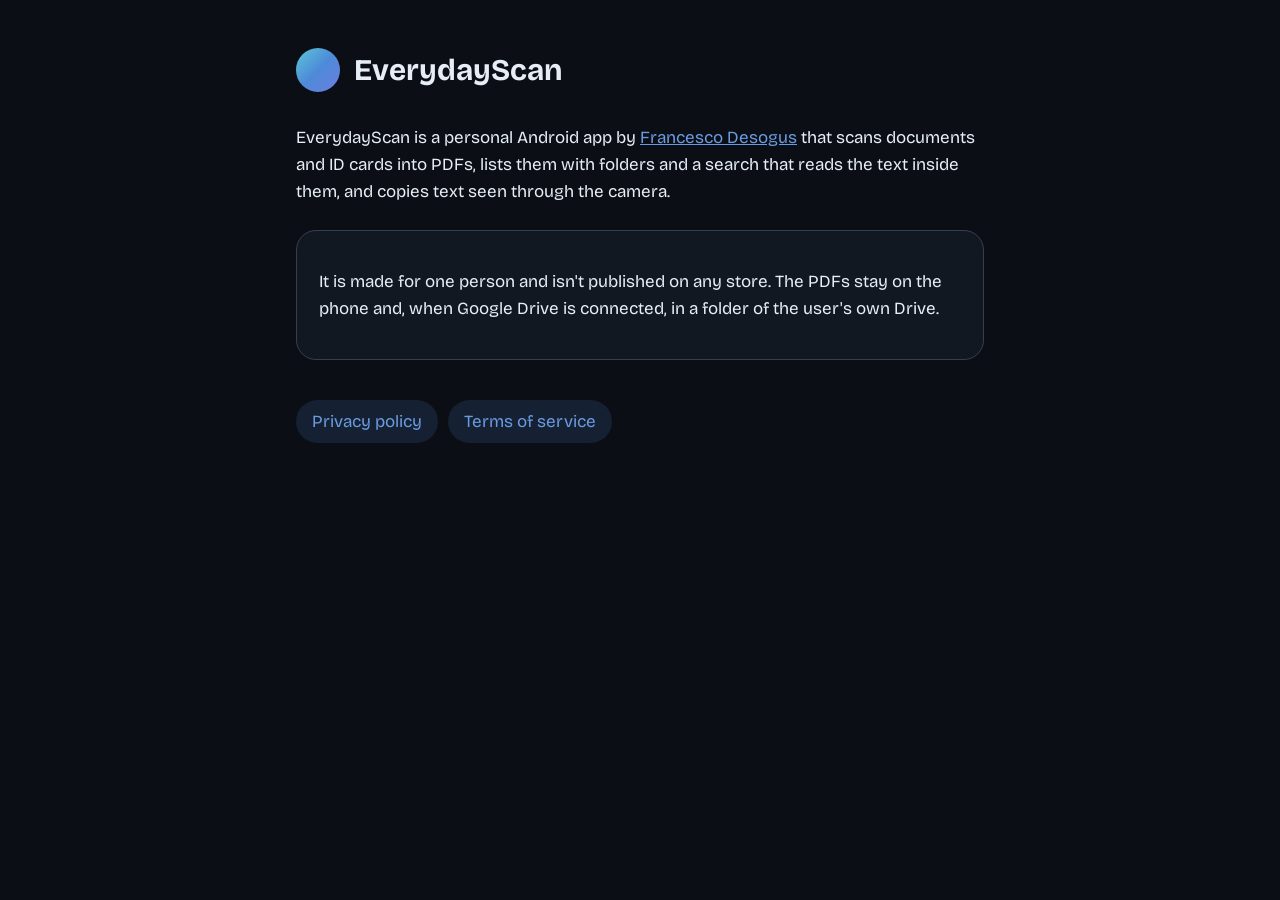
<file: index.html>
<!doctype html>
<html lang="en">
<head>
    <meta charset="utf-8">
    <meta name="viewport" content="width=device-width, initial-scale=1">
    <title>EverydayScan</title>
    <link rel="preconnect" href="https://fonts.googleapis.com">
    <link href="https://fonts.googleapis.com/css2?family=Bricolage+Grotesque:wght@400;600&display=swap" rel="stylesheet">
    <link rel="stylesheet" href="style.css">
</head>
<body>
<main>
    <header>
        <div class="mark" aria-hidden="true"></div>
        <h1>EverydayScan</h1>
    </header>

    <p>EverydayScan is a personal Android app by <a href="https://github.com/FrancescoDesogus">Francesco Desogus</a> that scans documents and ID cards into PDFs, lists them with folders and a search that reads the text inside them, and copies text seen through the camera.</p>

    <div class="card">
        <p>It is made for one person and isn't published on any store. The PDFs stay on the phone and, when Google Drive is connected, in a folder of the user's own Drive.</p>
    </div>

    <nav>
        <a href="privacy.html">Privacy policy</a>
        <a href="terms.html">Terms of service</a>
    </nav>
</main>
</body>
</html>
</file>
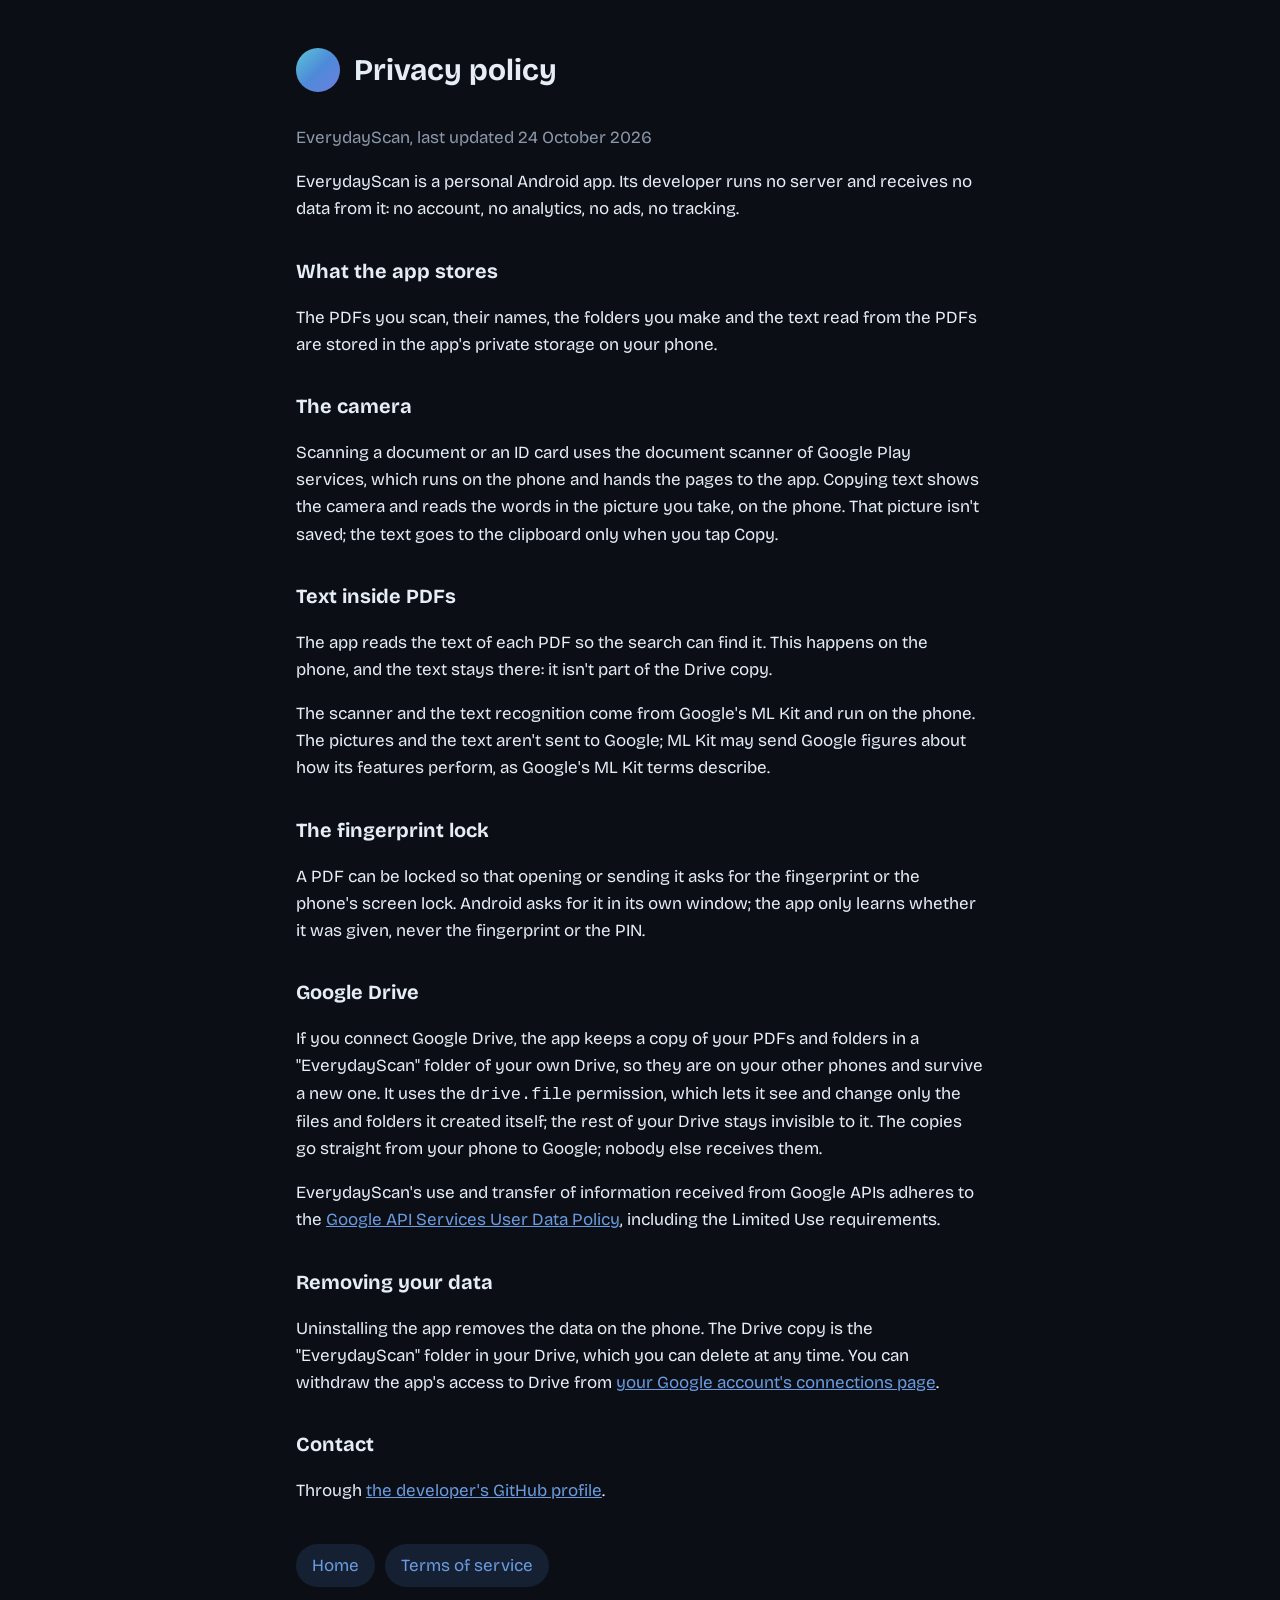
<file: privacy.html>
<!doctype html>
<html lang="en">
<head>
    <meta charset="utf-8">
    <meta name="viewport" content="width=device-width, initial-scale=1">
    <title>EverydayScan privacy policy</title>
    <link rel="preconnect" href="https://fonts.googleapis.com">
    <link href="https://fonts.googleapis.com/css2?family=Bricolage+Grotesque:wght@400;600&display=swap" rel="stylesheet">
    <link rel="stylesheet" href="style.css">
</head>
<body>
<main>
    <header>
        <div class="mark" aria-hidden="true"></div>
        <h1>Privacy policy</h1>
    </header>
    <p class="muted">EverydayScan, last updated 24 October 2026</p>

    <p>EverydayScan is a personal Android app. Its developer runs no server and receives no data from it: no account, no analytics, no ads, no tracking.</p>

    <h2>What the app stores</h2>
    <p>The PDFs you scan, their names, the folders you make and the text read from the PDFs are stored in the app's private storage on your phone.</p>

    <h2>The camera</h2>
    <p>Scanning a document or an ID card uses the document scanner of Google Play services, which runs on the phone and hands the pages to the app. Copying text shows the camera and reads the words in the picture you take, on the phone. That picture isn't saved; the text goes to the clipboard only when you tap Copy.</p>

    <h2>Text inside PDFs</h2>
    <p>The app reads the text of each PDF so the search can find it. This happens on the phone, and the text stays there: it isn't part of the Drive copy.</p>
    <p>The scanner and the text recognition come from Google's ML Kit and run on the phone. The pictures and the text aren't sent to Google; ML Kit may send Google figures about how its features perform, as Google's ML Kit terms describe.</p>

    <h2>The fingerprint lock</h2>
    <p>A PDF can be locked so that opening or sending it asks for the fingerprint or the phone's screen lock. Android asks for it in its own window; the app only learns whether it was given, never the fingerprint or the PIN.</p>

    <h2>Google Drive</h2>
    <p>If you connect Google Drive, the app keeps a copy of your PDFs and folders in a "EverydayScan" folder of your own Drive, so they are on your other phones and survive a new one. It uses the <code>drive.file</code> permission, which lets it see and change only the files and folders it created itself; the rest of your Drive stays invisible to it. The copies go straight from your phone to Google; nobody else receives them.</p>
    <p>EverydayScan's use and transfer of information received from Google APIs adheres to the <a href="https://developers.google.com/terms/api-services-user-data-policy">Google API Services User Data Policy</a>, including the Limited Use requirements.</p>

    <h2>Removing your data</h2>
    <p>Uninstalling the app removes the data on the phone. The Drive copy is the "EverydayScan" folder in your Drive, which you can delete at any time. You can withdraw the app's access to Drive from <a href="https://myaccount.google.com/connections">your Google account's connections page</a>.</p>

    <h2>Contact</h2>
    <p>Through <a href="https://github.com/FrancescoDesogus">the developer's GitHub profile</a>.</p>

    <nav>
        <a href="index.html">Home</a>
        <a href="terms.html">Terms of service</a>
    </nav>
</main>
</body>
</html>
</file>
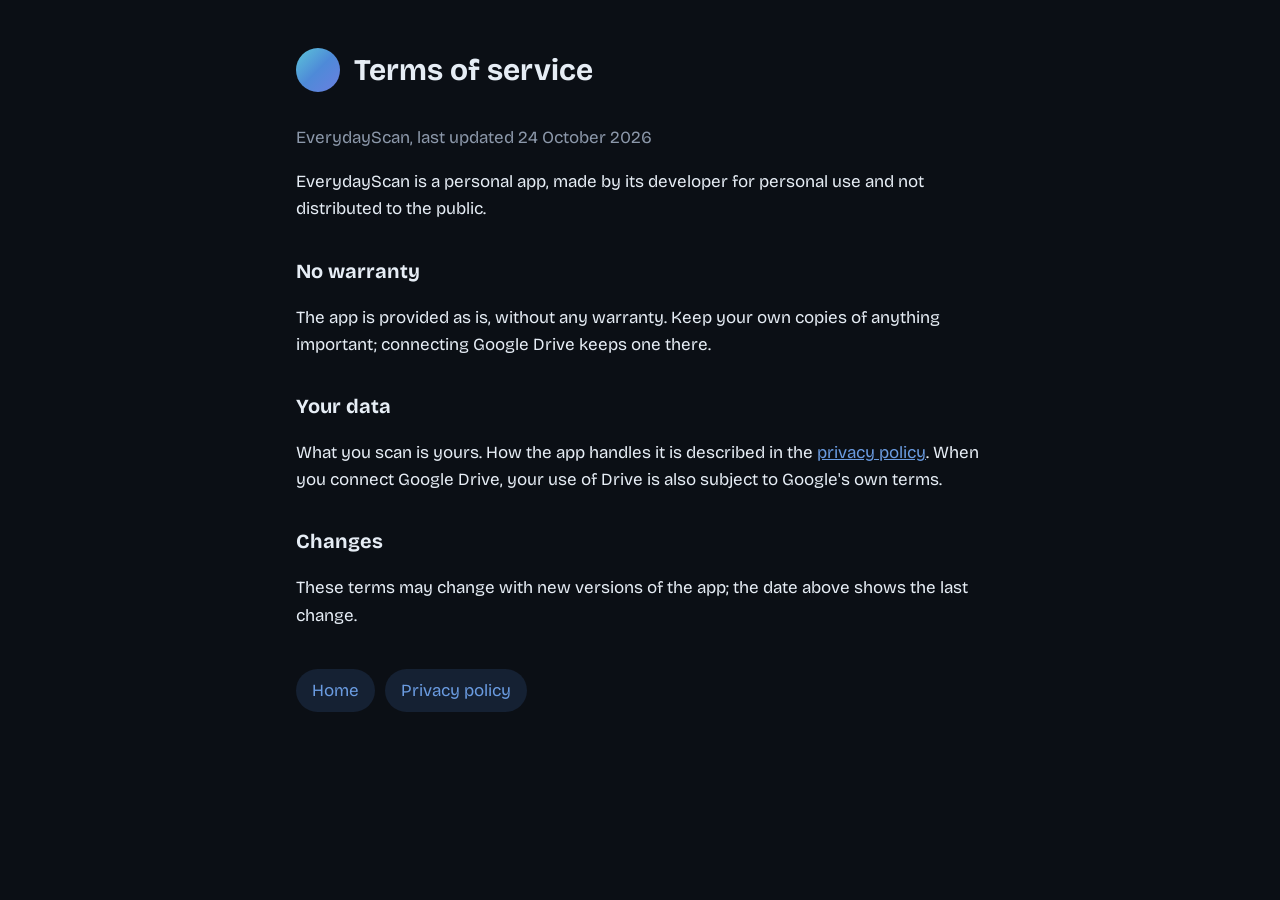
<file: terms.html>
<!doctype html>
<html lang="en">
<head>
    <meta charset="utf-8">
    <meta name="viewport" content="width=device-width, initial-scale=1">
    <title>EverydayScan terms of service</title>
    <link rel="preconnect" href="https://fonts.googleapis.com">
    <link href="https://fonts.googleapis.com/css2?family=Bricolage+Grotesque:wght@400;600&display=swap" rel="stylesheet">
    <link rel="stylesheet" href="style.css">
</head>
<body>
<main>
    <header>
        <div class="mark" aria-hidden="true"></div>
        <h1>Terms of service</h1>
    </header>
    <p class="muted">EverydayScan, last updated 24 October 2026</p>

    <p>EverydayScan is a personal app, made by its developer for personal use and not distributed to the public.</p>

    <h2>No warranty</h2>
    <p>The app is provided as is, without any warranty. Keep your own copies of anything important; connecting Google Drive keeps one there.</p>

    <h2>Your data</h2>
    <p>What you scan is yours. How the app handles it is described in the <a href="privacy.html">privacy policy</a>. When you connect Google Drive, your use of Drive is also subject to Google's own terms.</p>

    <h2>Changes</h2>
    <p>These terms may change with new versions of the app; the date above shows the last change.</p>

    <nav>
        <a href="index.html">Home</a>
        <a href="privacy.html">Privacy policy</a>
    </nav>
</main>
</body>
</html>
</file>
<file: style.css>
:root {
    --bg: #0b0f15;
    --surface: #121822;
    --border: #344052;
    --text: #e6edf5;
    --muted: #8c98aa;
    --accent: #6a9be0;
    --accent-soft: rgba(74, 127, 204, 0.16);
}

* {
    box-sizing: border-box;
}

body {
    margin: 0;
    background: var(--bg);
    color: var(--text);
    font-family: "Bricolage Grotesque", system-ui, sans-serif;
    font-size: 17px;
    line-height: 1.6;
}

main {
    max-width: 720px;
    margin: 0 auto;
    padding: 48px 16px 64px;
}

header {
    display: flex;
    align-items: center;
    gap: 14px;
    margin-bottom: 32px;
}

.mark {
    width: 44px;
    height: 44px;
    border-radius: 50%;
    background: linear-gradient(135deg, #5cc6d9, #4e8ad8, #6b7fe0);
    flex-shrink: 0;
}

h1 {
    margin: 0;
    font-size: 30px;
    line-height: 1.2;
}

h2 {
    margin: 32px 0 8px;
    font-size: 20px;
}

p, li {
    color: var(--text);
}

.muted {
    color: var(--muted);
}

a {
    color: var(--accent);
}

.card {
    background: var(--surface);
    border: 1px solid var(--border);
    border-radius: 20px;
    padding: 20px 22px;
    margin: 24px 0;
}

nav {
    display: flex;
    flex-wrap: wrap;
    gap: 10px;
    margin-top: 40px;
}

nav a {
    text-decoration: none;
    padding: 8px 16px;
    border-radius: 999px;
    background: var(--accent-soft);
}
</file>
